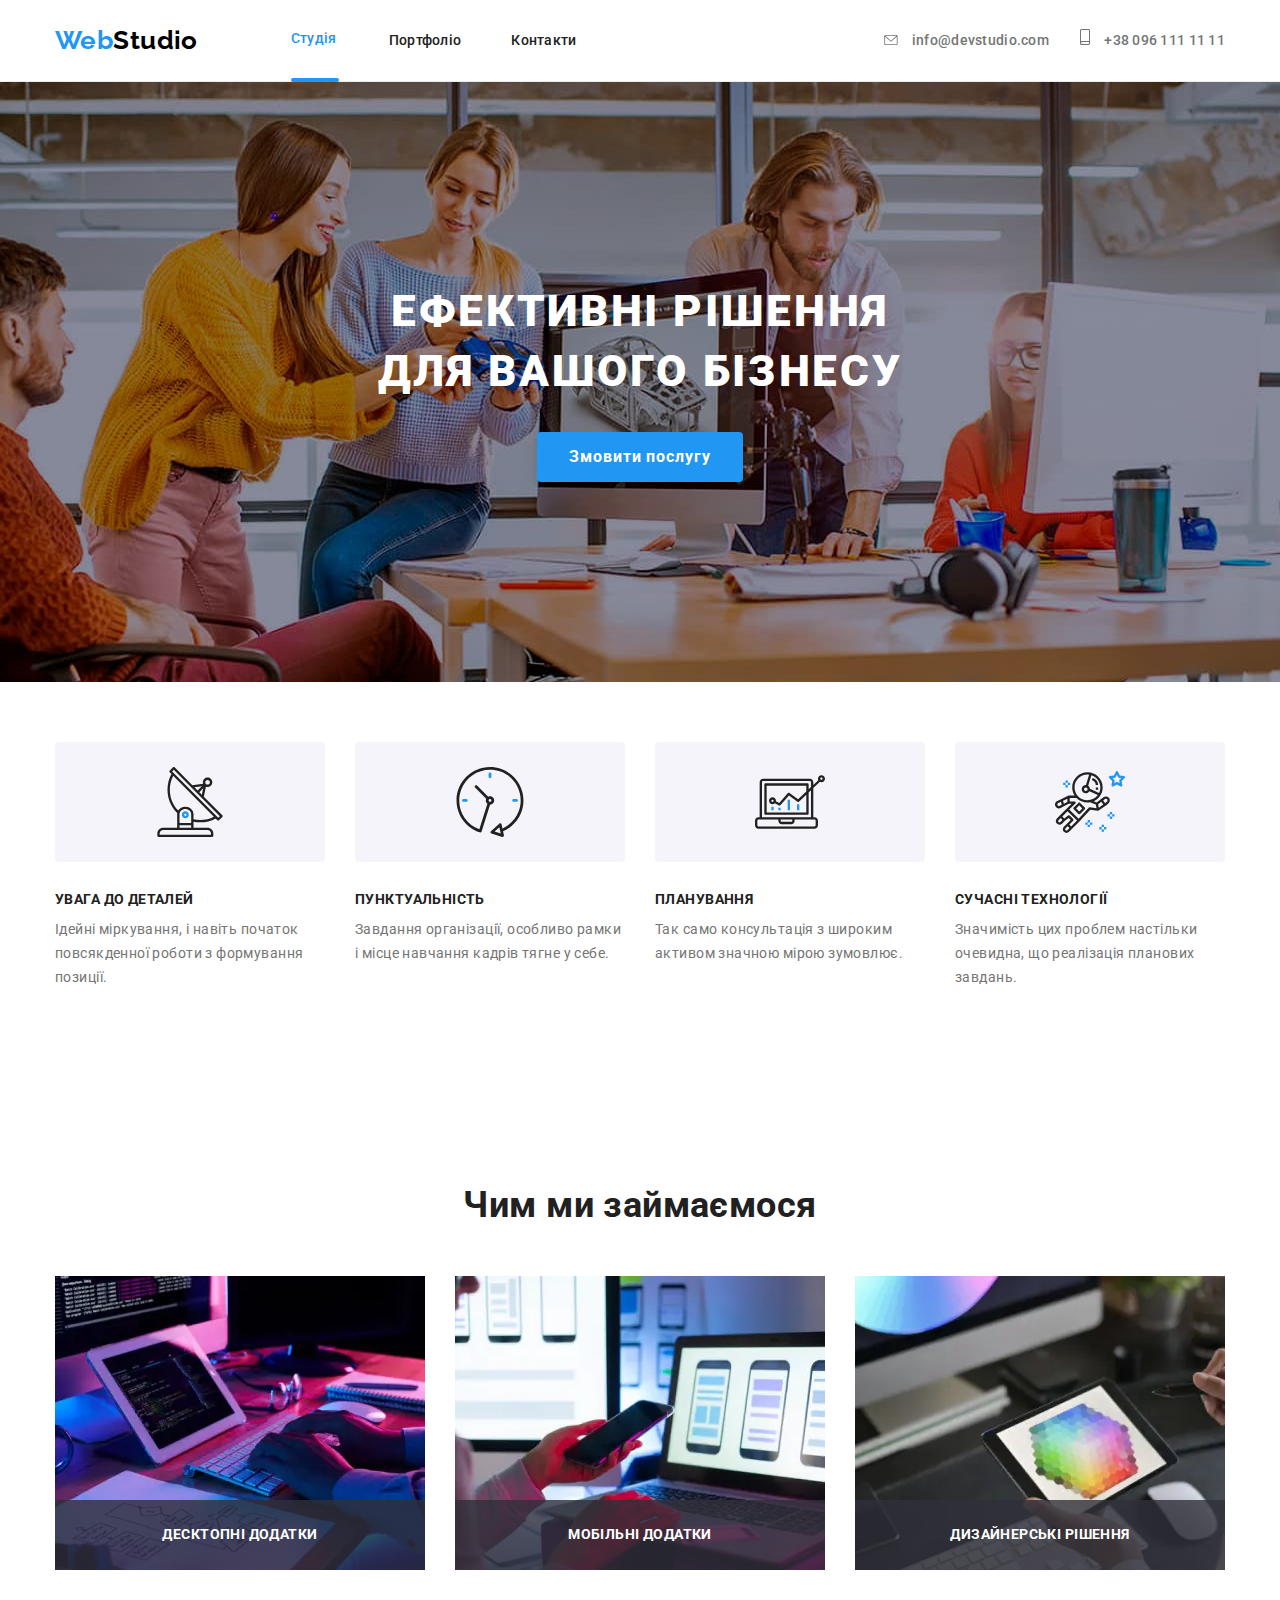
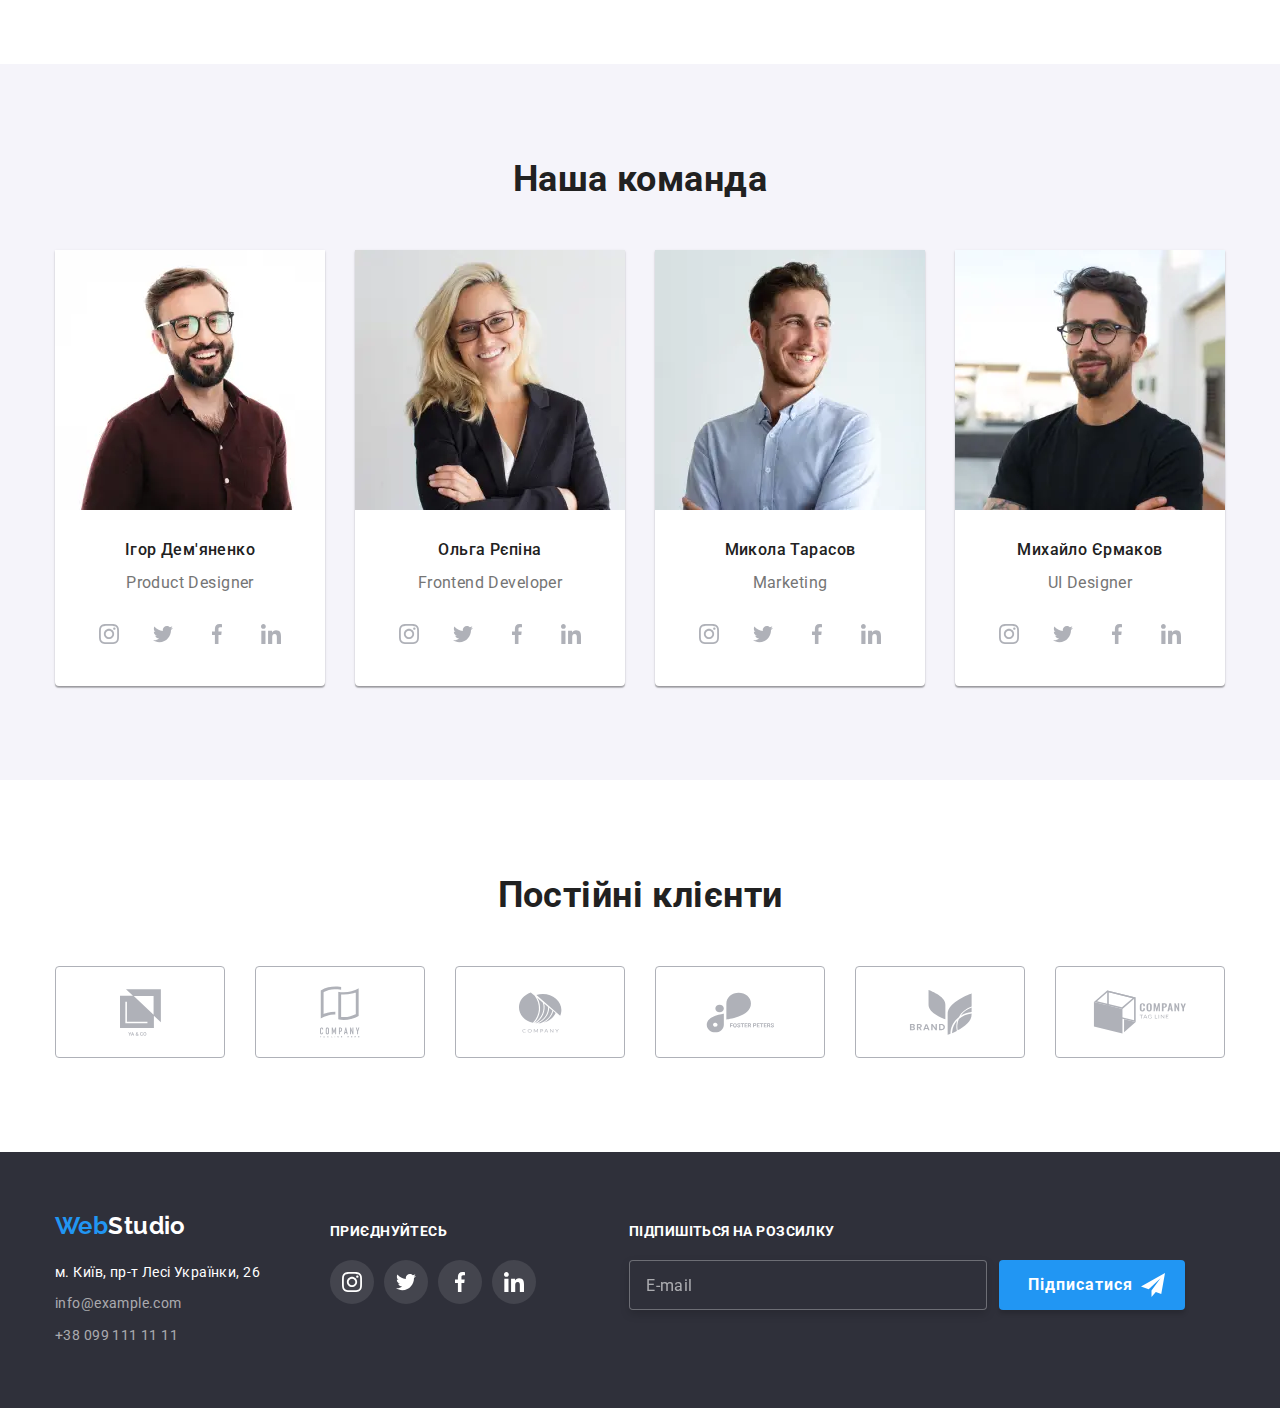
<file: index.html>
<!DOCTYPE html>
<html lang="ua">
  <head>
    <meta charset="UTF-8" />
    <meta http-equiv="X-UA-Compatible" content="IE=edge" />
    <meta name="viewport" content="width=device-width, initial-scale=1.0" />
    <title>Web studio</title>
    <link rel="preconnect" href="https://fonts.gstatic.com" />
    <link
      href="https://fonts.googleapis.com/css2?family=Raleway:wght@700&family=Roboto:wght@400;500;700;900&display=swap"
      rel="stylesheet"
    />
    <link rel="stylesheet" href="./css/main.min.css" />
  </head>
  <body>
    <!-- HEADER SITE -->
    <header class="header">
      <div class="container header__main">
        <nav class="header__nav">
          <a href="./index.html" class="logo"
            ><span class="colorword">Web</span>Studio</a
          >
          <ul class="header__list list">
            <li class="header__item">
              <a href="./index.html" class="link header__link current main"
                >Студія</a
              >
            </li>
            <li class="header__item">
              <a href="./portfolio.html" class="link header__link">Портфоліо</a>
            </li>
            <li class="header__item">
              <a href="#" class="link header__link">Контакти</a>
            </li>
          </ul>
        </nav>
        <button class="header__burger-btn" type="button" data-menu-open>
          <svg class="header__burger-btn--icon" width="24px" height="16px">
            <use href="./images/svg/icons.svg#burger"></use>
          </svg>
        </button>
        <ul class="list header__list--contacts">
          <li class="header__item--contacts">
            <a
              href="mailto:info@devstudio.com"
              class="link header__link--contacts"
            >
              <svg class="header__icons">
                <use href="./images/svg/icons.svg#icon-envelope"></use>
              </svg>
              info@devstudio.com</a
            >
          </li>
          <li class="header__item--contacts">
            <a href="tel:+380961111111" class="link header__link--contacts"
              ><svg class="header__icons header__icons--phone">
                <use href="./images/svg/icons.svg#icon-smartphone"></use>
              </svg>
              +38 096 111 11 11</a
            >
          </li>
        </ul>
      </div>
      <div class="mobile-menu" data-menu>
        <div class="container mobile-menu__container">
          <button
            class="close-btn mobile-menu__close-btn"
            type="button"
            data-menu-close
          >
            <svg class="close-btn__icon" width="19px" height="19px">
              <use href="./images/svg/icons.svg#icon-close"></use>
            </svg>
          </button>
          <nav class="mobile-menu__nav">
            <ul class="nav-list">
              <li class="nav-list__item list">
                <a href="./index.html" class="nav-list__link link current"
                  >Студія</a
                >
              </li>
              <li class="nav-list__item list">
                <a href="./portfolio.html" class="nav-list__link link"
                  >Портфоліо</a
                >
              </li>
              <li class="nav-list__item list">
                <a href="#" class="nav-list__link link">Контакти</a>
              </li>
            </ul>
            <ul class="nav-list__contacts">
              <li class="nav-list__contacts--item list">
                <a
                  href="tel:+380961111111"
                  class="nav-list__contacts--link link"
                  >+38 096 111 11 11</a
                >
              </li>
              <li class="nav-list__contacts--item list">
                <a
                  href="mailto:info@devstudio.com"
                  class="nav-list__contacts--link link mail"
                  >info@devstudio.com</a
                >
              </li>
            </ul>
            <ul class="nav-list__social">
              <li class="nav-list__social--item list">
                <a href="#" class="nav-list__social--link link">Instagram</a>
              </li>
              <li class="nav-list__social--item list">
                <a href="#" class="nav-list__social--link link">Twitter</a>
              </li>
              <li class="nav-list__social--item list">
                <a href="#" class="nav-list__social--link link">Facebook</a>
              </li>
              <li class="nav-list__social--item list">
                <a href="#" class="nav-list__social--link link">LinkedIn</a>
              </li>
            </ul>
          </nav>
        </div>
      </div>
    </header>
    <main class="main">
      <!-- SECTION HERO -->
      <section class="hero">
        <div class="contanier">
          <h1 class="hero__title">Ефективні рішення<br />для вашого бізнесу</h1>
          <button type="button" class="button__hero button" data-modal-open>
            Змовити послугу
          </button>
        </div>
      </section>
      <!-- SECTION OUR ADVANTAGE -->
      <section class="advantage container">
        <h2 class="visually-hidden">Наші переваги</h2>

        <ul class="list advantage__list">
          <li class="advantage__item">
            <div class="advantage__box">
              <svg class="advantage__picture">
                <use href="./images/svg/icons.svg#icon-antenna"></use>
              </svg>
            </div>
            <h3 class="advantage__title">УВАГА ДО ДЕТАЛЕЙ</h3>
            <p class="advantage__text">
              Ідейні міркування, і навіть початок повсякденної роботи з
              формування позиції.
            </p>
          </li>
          <li class="advantage__item">
            <div class="advantage__box">
              <svg class="advantage__picture">
                <use href="./images/svg/icons.svg#icon-clock"></use>
              </svg>
            </div>
            <h3 class="advantage__title">ПУНКТУАЛЬНІСТЬ</h3>
            <p class="advantage__text">
              Завдання організації, особливо рамки і місце навчання кадрів тягне
              у себе.
            </p>
          </li>
          <li class="advantage__item">
            <div class="advantage__box">
              <svg class="advantage__picture">
                <use href="./images/svg/icons.svg#icon-diagram"></use>
              </svg>
            </div>
            <h3 class="advantage__title">ПЛАНУВАННЯ</h3>
            <p class="advantage__text">
              Так само консультація з широким активом значною мірою зумовлює.
            </p>
          </li>
          <li class="advantage__item">
            <div class="advantage__box">
              <svg class="advantage__picture">
                <use href="./images/svg/icons.svg#icon-astronaut"></use>
              </svg>
            </div>
            <h3 class="advantage__title">СУЧАСНІ ТЕХНОЛОГІЇ</h3>
            <p class="advantage__text">
              Значимість цих проблем настільки очевидна, що реалізація планових
              завдань.
            </p>
          </li>
        </ul>
      </section>
      <!--SECTION OUR WORKS  -->
      <section class="work container">
        <h2 class="title">Чим ми займаємося</h2>
        <ul class="list work__list">
          <li class="work__item">
            <div class="work__img--wrapper">
              <picture class="picture">
                <source
                  media="(min-width: 1200px)"
                  srcset="
                    ./images/job/desk.webp    1x,
                    ./images/job/desk@2x.webp 2x
                  "
                />
                <source
                  media="(min-width: 1200px)"
                  srcset="./images/job/desk.jpg 1x, ./images/job/desk@2x.jpg 2x"
                />
                <img
                  class="work__image"
                  src="#"
                  alt="Праця програміста на лептопі"
                  width="370"
                  height="294"
                />
              </picture>
              <h3 class="work__title">Десктопні додатки</h3>
            </div>
          </li>
          <li class="work__item">
            <div class="work__img--wrapper">
              <picture class="picture">
                <source
                  media="(min-width: 1200px)"
                  srcset="
                    ./images/job/mobil.webp    1x,
                    ./images/job/mobil@2x.webp 2x
                  "
                />
                <source
                  media="(min-width: 1200px)"
                  srcset="
                    ./images/job/mobil.jpg    1x,
                    ./images/job/mobil@2x.jpg 2x
                  "
                />
                <img
                  class="work__image"
                  src="#"
                  alt="Розобка мобільного дизайну"
                  width="370"
                  height="294"
                />
              </picture>
              <h3 class="work__title">Мобільні додатки</h3>
            </div>
          </li>
          <li class="work__item">
            <div class="work__img--wrapper">
              <picture class="picture">
                <source
                  media="(min-width: 1200px)"
                  srcset="
                    ./images/job/desin.webp    1x,
                    ./images/job/desin@2x.webp 2x
                  "
                />
                <source
                  media="(min-width: 1200px)"
                  srcset="./images/job/desin.jpg, ./images/job/desin@2x.jpg 2x"
                />
                <img
                  class="work__image"
                  src="#"
                  alt="Праця з растровою графікою"
                  width="370"
                  height="294"
                />
              </picture>
              <h3 class="work__title">Дизайнерські рішення</h3>
            </div>
          </li>
        </ul>
      </section>
      <!-- SECTION OUR TEAM -->
      <section class="team">
        <div class="container">
          <h2 class="title">Наша команда</h2>
          <ul class="list team__list">
            <li class="team__item">
              <picture class="team__picture">
                <source
                  media="(min-width: 1200px)"
                  srcset="
                    ./images/team/teamlap1.webp    1x,
                    ./images/team/teamlap1@2x.webp 2x
                  "
                  type="image/webp"
                />
                <source
                  media="(min-width: 1200px)"
                  srcset="
                    ./images/team/teamlap1.jpg    1x,
                    ./images/team/teamlap1@2x.jpg 2x
                  "
                />

                <source
                  media="(min-width: 768px)"
                  srcset="
                    ./images/team/teamtab1.webp    1x,
                    ./images/team/teamtab1@2x.webp 2x
                  "
                  type="image/webp"
                />
                <source
                  media="(min-width:  768px)"
                  srcset="
                    ./images/team/teamtab1.jpg    1x,
                    ./images/team/teamtab1@2x.jpg 2x
                  "
                />

                <source
                  media="(max-width:767px)"
                  srcset="
                    ./images/team/team1.webp    1x,
                    ./images/team/team1@2x.webp 2x
                  "
                  type="image/webp"
                />
                <source
                  media="(max-width: 767px)"
                  srcset="
                    ./images/team/team1.jpg    1x,
                    ./images/team/team1@2x.jpg 2x
                  "
                />
                <img
                  class="team__image"
                  src="#"
                  alt="Фотографія Ігоря Дем'яненко"
                />
              </picture>
              <div class="team__container">
                <h3 class="team__title--name">Ігор Дем'яненко</h3>
                <h4 lang="en" class="team__title--proffesion">
                  Product Designer
                </h4>
                <ul class="list social__list team__social--list">
                  <li class="team__social--item">
                    <a
                      href="#"
                      class="team__social--link social-list_item-link_instagram sotial__link"
                    >
                      <svg class="team__social--icon">
                        <use href="./images/svg/icons.svg#icon-instagram"></use>
                      </svg>
                    </a>
                  </li>
                  <li class="team__social--item">
                    <a
                      href="#"
                      class="team__social--link social-list_item-link_twitter sotial__link"
                    >
                      <svg class="team__social--icon">
                        <use href="./images/svg/icons.svg#icon-twitter"></use>
                      </svg>
                    </a>
                  </li>
                  <li class="team__social--item">
                    <a
                      href="#"
                      class="team__social--link social-list_item-link_facebook sotial__link"
                    >
                      <svg class="team__social--icon">
                        <use href="./images/svg/icons.svg#icon-facebook"></use>
                      </svg>
                    </a>
                  </li>
                  <li class="team__social--item">
                    <a
                      href="#"
                      class="team__social--link social-list_item-link_linkedin sotial__link"
                    >
                      <svg class="team__social--icon">
                        <use href="./images/svg/icons.svg#icon-linkedin"></use>
                      </svg>
                    </a>
                  </li>
                </ul>
              </div>
            </li>
            <li class="team__item">
              <picture class="team__picture">
                <source
                  media="(min-width: 1200px)"
                  srcset="
                    ./images/team/teamlap2.webp    1x,
                    ./images/team/teamlap2@2x.webp 2x
                  "
                  type="image/webp"
                />
                <source
                  media="(min-width: 1200px)"
                  srcset="
                    ./images/team/teamlap2.jpg    1x,
                    ./images/team/teamlap2@2x.jpg 2x
                  "
                />

                <source
                  media="(min-width: 768px)"
                  srcset="
                    ./images/team/teamtab2.webp    1x,
                    ./images/team/teamtab2@2x.webp 2x
                  "
                  type="image/webp"
                />
                <source
                  media="(min-width: 768px)"
                  srcset="
                    ./images/team/teamtab2.jpg    1x,
                    ./images/team/teamtab2@2x.jpg 2x
                  "
                />

                <source
                  media="(max-width: 767px)"
                  srcset="
                    ./images/team/team2.webp    1x,
                    ./images/team/team2@2x.webp 2x
                  "
                  type="image/webp"
                />
                <source
                  media="(max-width: 767px)"
                  srcset="
                    ./images/team/team2.jpg    1x,
                    ./images/team/team2@2x.jpg 2x
                  "
                />
                <img
                  class="team__image"
                  src="#"
                  alt="Фотографія Ольги Рєпіної"
                />
              </picture>
              <div class="team__container">
                <h3 class="team__title--name">Ольга Рєпіна</h3>
                <h4 lang="en" class="team__title--proffesion">
                  Frontend Developer
                </h4>
                <ul class="list social__list team__social--list">
                  <li class="team__social--item">
                    <a
                      href="#"
                      class="team__social--link social-list_item-link_instagram sotial__link"
                    >
                      <svg class="team__social--icon">
                        <use href="./images/svg/icons.svg#icon-instagram"></use>
                      </svg>
                    </a>
                  </li>
                  <li class="team__social--item">
                    <a
                      href="#"
                      class="team__social--link social-list_item-link_twitter sotial__link"
                    >
                      <svg class="team__social--icon">
                        <use href="./images/svg/icons.svg#icon-twitter"></use>
                      </svg>
                    </a>
                  </li>
                  <li class="team__social--item">
                    <a
                      href="#"
                      class="team__social--link social-list_item-link_facebook sotial__link"
                    >
                      <svg class="team__social--icon">
                        <use href="./images/svg/icons.svg#icon-facebook"></use>
                      </svg>
                    </a>
                  </li>
                  <li class="team__social--item">
                    <a
                      href="#"
                      class="team__social--link social-list_item-link_linkedin sotial__link"
                    >
                      <svg class="team__social--icon">
                        <use href="./images/svg/icons.svg#icon-linkedin"></use>
                      </svg>
                    </a>
                  </li>
                </ul>
              </div>
            </li>
            <li class="team__item">
              <picture class="team__picture">
                <source
                  media="(min-width: 1200px)"
                  srcset="
                    ./images/team/teamlap3.webp    1x,
                    ./images/team/teamlap3@2x.webp 2x
                  "
                  type="image/webp"
                />
                <source
                  media="(min-width: 1200px)"
                  srcset="
                    ./images/team/teamlap3.jpg    1x,
                    ./images/team/teamlap3@2x.jpg 2x
                  "
                />

                <source
                  media="(min-width: 768px)"
                  srcset="
                    ./images/team/teamtab3.webp    1x,
                    ./images/team/teamtab3@2x.webp 2x
                  "
                  type="image/webp"
                />
                <source
                  media="(min-width: 768px)"
                  srcset="
                    ./images/team/teamtab3.jpg    1x,
                    ./images/team/teamtab3@2x.jpg 2x
                  "
                />

                <source
                  media="(max-width: 767px)"
                  srcset="
                    ./images/team/team3.webp    1x,
                    ./images/team/team3@2x.webp 2x
                  "
                  type="image/webp"
                />
                <source
                  media="(max-width: 767px)"
                  srcset="
                    ./images/team/team3.jpg    1x,
                    ./images/team/team3@2x.jpg 2x
                  "
                />
                <img
                  class="team__image"
                  src="#"
                  alt="Фотография Николая Тарасова"
                />
              </picture>
              <div class="team__container">
                <h3 class="team__title--name">Микола Тарасов</h3>
                <h4 lang="en" class="team__title--proffesion">Marketing</h4>
                <ul class="list social__list team__social--list">
                  <li class="team__social--item">
                    <a
                      href="#"
                      class="team__social--link social-list_item-link_instagram sotial__link"
                    >
                      <svg class="team__social--icon">
                        <use href="./images/svg/icons.svg#icon-instagram"></use>
                      </svg>
                    </a>
                  </li>
                  <li class="team__social--item">
                    <a
                      href="#"
                      class="team__social--link social-list_item-link_twitter sotial__link"
                    >
                      <svg class="team__social--icon">
                        <use href="./images/svg/icons.svg#icon-twitter"></use>
                      </svg>
                    </a>
                  </li>
                  <li class="team__social--item">
                    <a
                      href="#"
                      class="team__social--link social-list_item-link_facebook sotial__link"
                    >
                      <svg class="team__social--icon">
                        <use href="./images/svg/icons.svg#icon-facebook"></use>
                      </svg>
                    </a>
                  </li>
                  <li class="team__social--item">
                    <a
                      href="#"
                      class="team__social--link social-list_item-link_linkedin sotial__link"
                    >
                      <svg class="team__social--icon">
                        <use href="./images/svg/icons.svg#icon-linkedin"></use>
                      </svg>
                    </a>
                  </li>
                </ul>
              </div>
            </li>

            <li class="team__item">
              <picture class="team-picture">
                <source
                  media="(min-width: 1200px)"
                  srcset="
                    ./images/team/teamlap4.webp    1x,
                    ./images/team/teamlap4@2x.webp 2x
                  "
                  type="image/webp"
                />
                <source
                  media="(min-width: 1200px)"
                  srcset="
                    ./images/team/teamlap4.jpg    1x,
                    ./images/team/teamlap4@2x.jpg 2x
                  "
                />

                <source
                  media="(min-width: 768px)"
                  srcset="
                    ./images/team/teamtab4.webp    1x,
                    ./images/team/teamtab4@2x.webp 2x
                  "
                  type="image/webp"
                />
                <source
                  media="(min-width: 768px)"
                  srcset="
                    ./images/team/teamtab4.jpg    1x,
                    ./images/team/teamtab4@2x.jpg 2x
                  "
                />

                <source
                  media="(min-width: 767px)"
                  srcset="
                    ./images/team/team4.webp    1x,
                    ./images/team/team4@2x.webp 2x
                  "
                  type="image/webp"
                />
                <source
                  media="(max-width: 767px)"
                  srcset="
                    ./images/team/team4.jpg    1x,
                    ./images/team/team4@2x.jpg 2x
                  "
                />
                <img
                  class="team__image"
                  src="#"
                  alt="Фотографія Михайла Єрмакова"
                />
              </picture>
              <div class="team__container">
                <h3 class="team__title--name">Михайло Єрмаков</h3>
                <h4 lang="en" class="team__title--proffesion">UI Designer</h4>
                <ul class="list social__list team__social--list">
                  <li class="team__social--item">
                    <a
                      href="#"
                      class="team__social--link social-list_item-link_instagram sotial__link"
                    >
                      <svg class="team__social--icon">
                        <use href="./images/svg/icons.svg#icon-instagram"></use>
                      </svg>
                    </a>
                  </li>
                  <li class="team__social--item">
                    <a
                      href="#"
                      class="team__social--link social-list_item-link_twitter sotial__link"
                    >
                      <svg class="team__social--icon">
                        <use href="./images/svg/icons.svg#icon-twitter"></use>
                      </svg>
                    </a>
                  </li>
                  <li class="team__social--item">
                    <a
                      href="#"
                      class="team__social--link social-list_item-link_facebook sotial__link"
                    >
                      <svg class="team__social--icon">
                        <use href="./images/svg/icons.svg#icon-facebook"></use>
                      </svg>
                    </a>
                  </li>
                  <li class="team__social--item">
                    <a
                      href="#"
                      class="team__social--link social-list_item-link_linkedin sotial__link"
                    >
                      <svg class="team__social--icon">
                        <use href="./images/svg/icons.svg#icon-linkedin"></use>
                      </svg>
                    </a>
                  </li>
                </ul>
              </div>
            </li>
          </ul>
        </div>
      </section>
      <section class="clients container">
        <h2 class="title">Постійні клієнти</h2>
        <ul class="list clients__list">
          <li class="clients__item">
            <a href="#" class="clients__link link">
              <svg class="clients__picture" width="41" height="47">
                <use href="./images/svg/icons.svg#icon-groupya"></use>
              </svg>
            </a>
          </li>
          <li class="clients__item">
            <a href="#" class="clients__link link">
              <svg class="clients__picture" width="40" height="52">
                <use href="./images/svg/icons.svg#icon-grouptagline"></use>
              </svg>
            </a>
          </li>
          <li class="clients__item">
            <a href="#" class="clients__link link">
              <svg class="clients__picture" width="44" height="41">
                <use href="./images/svg/icons.svg#icon-groupcompany"></use>
              </svg>
            </a>
          </li>
          <li class="clients__item">
            <a href="#" class="clients__link link">
              <svg class="clients__picture" width="85" height="41">
                <use href="./images/svg/icons.svg#icon-groupforster"></use>
              </svg>
            </a>
          </li>
          <li class="clients__item">
            <a href="#" class="clients__link link">
              <svg class="clients__picture" width="63" height="45">
                <use href="./images/svg/icons.svg#icon-groupbrand"></use>
              </svg>
            </a>
          </li>
          <li class="clients__item">
            <a href="#" class="clients__link link">
              <svg class="clients__picture" width="94" height="44">
                <use href="./images/svg/icons.svg#icon-grouplast"></use>
              </svg>
            </a>
          </li>
        </ul>
      </section>
    </main>
    <!-- FOOTER SITE -->
    <footer class="footer">
      <div class="container">
        <div class="footer__main">
          <div class="footer__tablet">
            <div class="footer__one">
              <a href="./index.html" class="logo footer__logo--link"
                ><span class="colorword">Web</span>Studio</a
              >
              <address class="address">
                <a
                  href="https://goo.gl/maps/ewhGJowBUqxuKJnX8"
                  target="_blank"
                  rel="noopener noreferrer"
                  class="link footer__link"
                >
                  м. Київ, пр-т Лесі Українки, 26
                </a>

                <ul class="list footer__list">
                  <li class="footer__item">
                    <a href="mailto:info@example.com" class="link footer__link"
                      >info@example.com</a
                    >
                  </li>
                  <li class="footer__item">
                    <a href="tel:+380991111111" class="link footer__link"
                      >+38 099 111 11 11</a
                    >
                  </li>
                </ul>
              </address>
            </div>
            <div class="footer__second">
              <strong class="footer__strong">приєднуйтесь</strong>
              <ul class="list footer__social--list social__list">
                <li class="footer__social--item">
                  <a
                    href="#"
                    class="footer__social--link team__social--link_instagram sotial__link"
                  >
                    <svg class="footer__social--icon">
                      <use href="./images/svg/icons.svg#icon-instagram"></use>
                    </svg>
                  </a>
                </li>
                <li class="footer__social--item">
                  <a
                    href="#"
                    class="footer__social--link social-list_item-link_twitter sotial__link"
                  >
                    <svg class="footer__social--icon">
                      <use href="./images/svg/icons.svg#icon-twitter"></use>
                    </svg>
                  </a>
                </li>
                <li class="footer__social--item">
                  <a
                    href="#"
                    class="footer__social--link social-list_item-link_facebook sotial__link"
                  >
                    <svg class="footer__social--icon">
                      <use href="./images/svg/icons.svg#icon-facebook"></use>
                    </svg>
                  </a>
                </li>
                <li class="footer__social--item">
                  <a
                    href="#"
                    class="footer__social--link social-list_item-link_linkedin sotial__link"
                  >
                    <svg class="footer__social--icon">
                      <use href="./images/svg/icons.svg#icon-linkedin"></use>
                    </svg>
                  </a>
                </li>
              </ul>
            </div>
          </div>
          <div class="footer__third">
            <strong class="footer__strong">Підпишіться на розсилку</strong>
            <form class="footer__form">
              <label class="footer__label">
                <input
                  class="footer__input--email"
                  type="email"
                  name="email"
                  placeholder="E-mail"
                  required
                />
              </label>
              <button type="submit" class="footer__btn button">
                Підписатися
                <svg class="footer__btn--icon" width="24" height="24">
                  <use href="./images/svg/icons.svg#icon-telegram"></use>
                </svg>
              </button>
            </form>
          </div>
        </div>
      </div>
    </footer>
    <!-- Modal window -->
    <div class="backdrop is-hidden" data-modal>
      <div class="modal">
        <button class="modal__btn--close" type="button" data-modal-close>
          <svg class="modal__btn--img" width="11" height="11">
            <use href="./images/svg/icons.svg#icon-close"></use>
          </svg>
        </button>
        <form action="#" class="form">
          <b class="form__head">Залиште свої дані, ми вам передзвонимо</b>
          <label class="form__label"
            >Ім'я
            <span class="form__input--wrapper">
              <input
                class="form__input"
                type="text"
                name="user-name"
                minlength="5"
                pattern="[a-zA-Zа-яёА-ЯЁ]+"
                title="Имя должно содержать символы латиницы и кирилицы"
                required
              />
              <svg class="form__input--img">
                <use href="./images/svg/icons.svg#icon-person"></use>
              </svg>
            </span>
          </label>
          <label class="form__label"
            >Телефон
            <span class="form__input--wrapper">
              <input
                class="form__input"
                type="tel"
                name="user-phone"
                pattern="[0-9]{3}-[0-9]{3}-[0-9]{2}-[0-9]{2}"
                title="095-111-11-11"
                required
              />
              <svg class="form__input--img">
                <use href="./images/svg/icons.svg#icon-phone"></use>
              </svg>
            </span>
          </label>
          <label class="form__label"
            >Пошта
            <span class="form__input--wrapper">
              <input
                class="form__input"
                type="email"
                name="user-email"
                required
              />
              <svg class="form__input--img">
                <use href="./images/svg/icons.svg#icon-email"></use>
              </svg>
            </span>
          </label>
          <label class="form__label"
            >Коментар
            <textarea
              class="form__message"
              name="user-message"
              placeholder="Введите текст"
            ></textarea>
          </label>
          <input
            type="checkbox"
            class="form__checkbox visually-hidden"
            name="user-accept"
            id="accept-policy"
          />
          <label class="form__checkbox--label" for="accept-policy"
            >Погоджуюся з розсилкою та приймаю&nbsp;<a
              href="#"
              class="form__label--link"
              >Умови договору</a
            ></label
          >
          <button class="form__btn--send button" type="submit">
            Відправити
          </button>
        </form>
      </div>
    </div>
    <script src="./js/mobile-menu.js"></script>
    <script src="./js/modal.js"></script>
  </body>
</html>
</file>
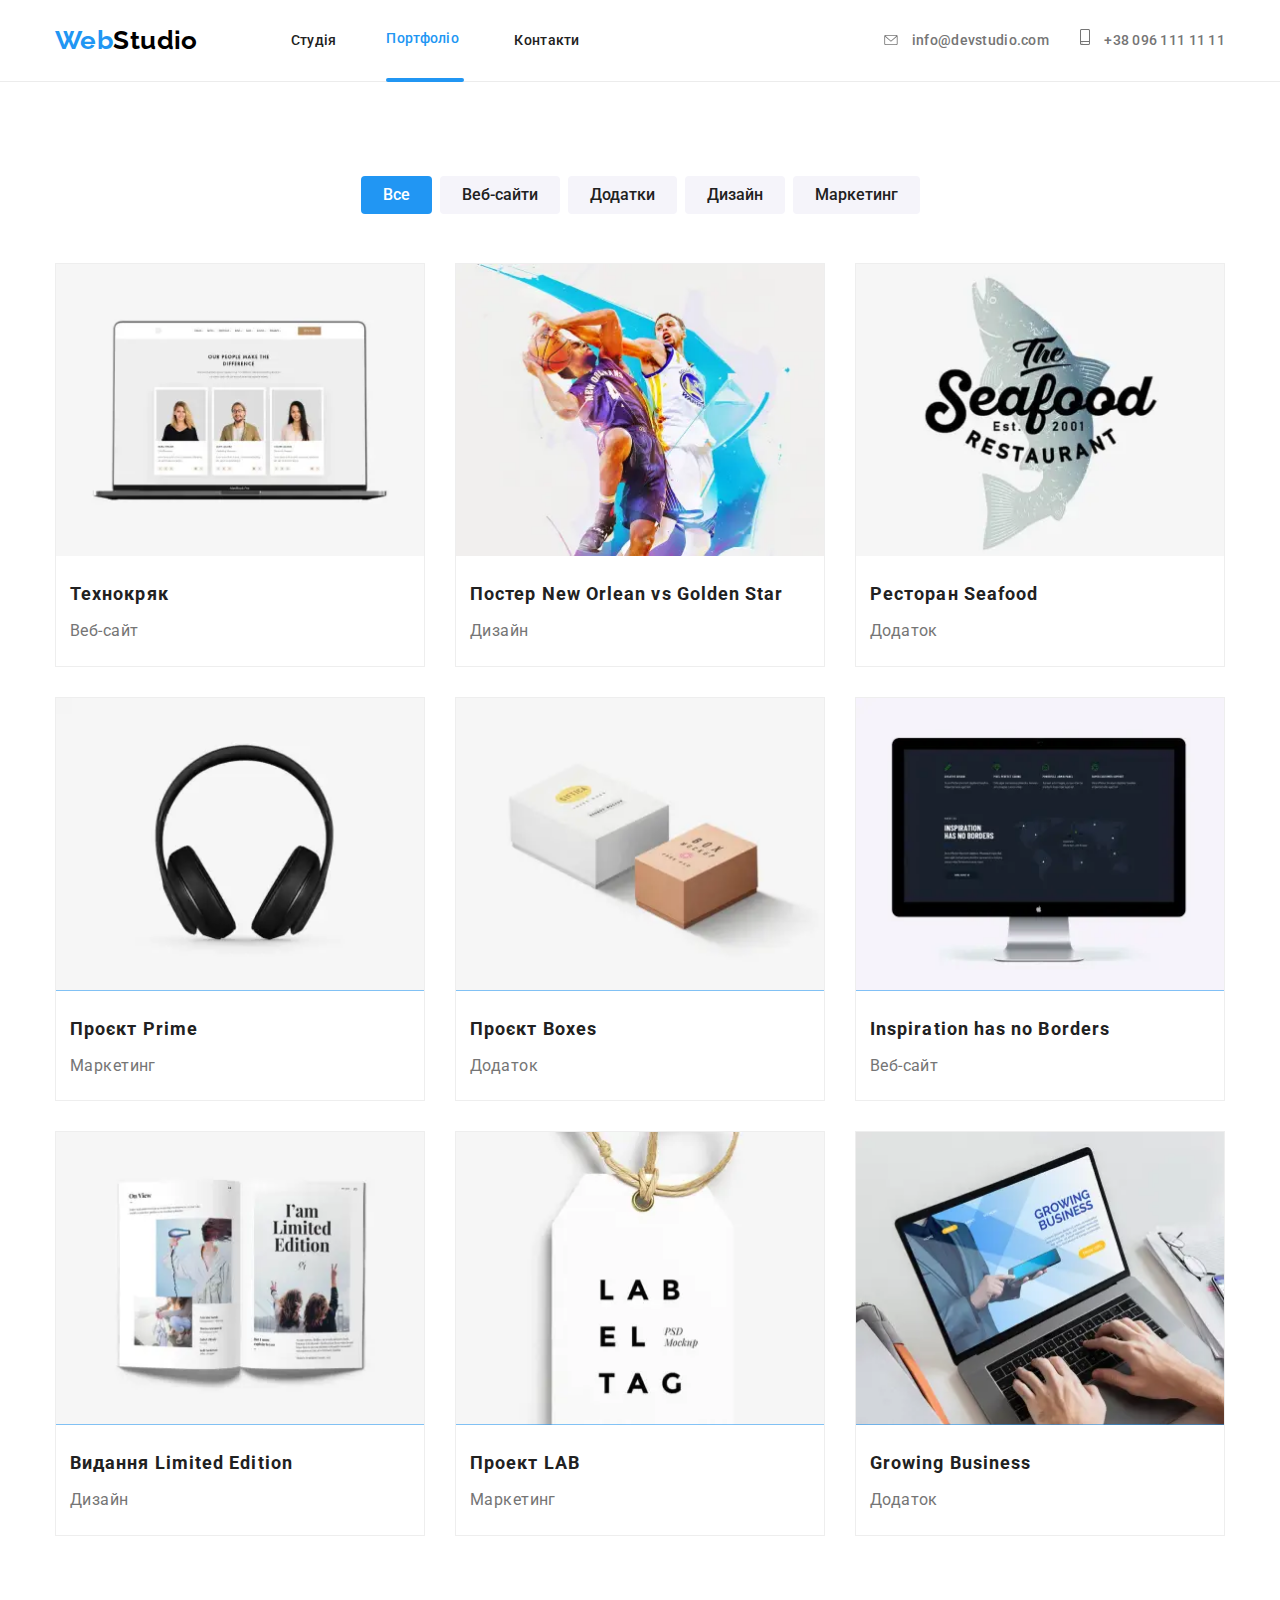
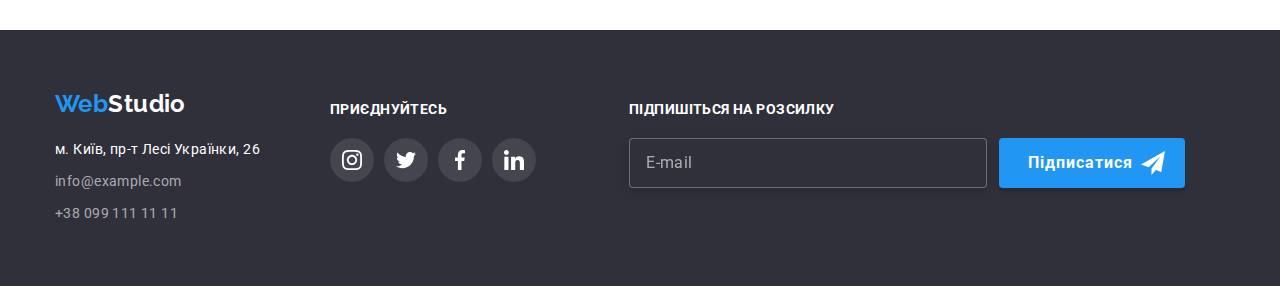
<file: portfolio.html>
<!DOCTYPE html>
<html lang="ua">
  <head>
    <meta charset="UTF-8" />
    <meta http-equiv="X-UA-Compatible" content="IE=edge" />
    <meta name="viewport" content="width=device-width, initial-scale=1.0" />
    <title>Web studio</title>
    <link rel="preconnect" href="https://fonts.gstatic.com" />
    <link
      href="https://fonts.googleapis.com/css2?family=Raleway:wght@700&family=Roboto:wght@400;500;700;900&display=swap"
      rel="stylesheet"
    />
    <link rel="stylesheet" href="./css/main.min.css" />
  </head>
  <body>
    <!-- HEADER SITE -->
    <header class="header">
      <div class="container header__main">
        <nav class="header__nav">
          <a href="./index.html" class="logo"
            ><span class="colorword">Web</span>Studio</a
          >
          <ul class="header__list list">
            <li class="header__item">
              <a href="./index.html" class="link header__link main">Студія</a>
            </li>
            <li class="header__item">
              <a href="./portfolio.html" class="link current header__link"
                >Портфоліо</a
              >
            </li>
            <li class="header__item">
              <a href="#" class="link header__link">Контакти</a>
            </li>
          </ul>
        </nav>
        <button class="header__burger-btn" type="button" data-menu-open>
          <svg class="header__burger-btn--icon" width="24px" height="16px">
            <use href="./images/svg/icons.svg#burger"></use>
          </svg>
        </button>
        <ul class="list header__list--contacts">
          <li class="header__item--contacts">
            <a
              href="mailto:info@devstudio.com"
              class="link header__link--contacts"
            >
              <svg class="header__icons">
                <use href="./images/svg/icons.svg#icon-envelope"></use>
              </svg>
              info@devstudio.com</a
            >
          </li>
          <li class="header__item--contacts">
            <a href="tel:+380961111111" class="link header__link--contacts"
              ><svg class="header__icons header__icons--phone">
                <use href="./images/svg/icons.svg#icon-smartphone"></use>
              </svg>
              +38 096 111 11 11</a
            >
          </li>
        </ul>
      </div>
      <div class="mobile-menu" data-menu>
        <div class="container mobile-menu__container">
          <button
            class="close-btn mobile-menu__close-btn"
            type="button"
            data-menu-close
          >
            <svg class="close-btn__icon" width="19px" height="19px">
              <use href="./images/svg/icons.svg#icon-close"></use>
            </svg>
          </button>
          <nav class="mobile-menu__nav">
            <ul class="nav-list">
              <li class="nav-list__item list">
                <a href="./index.html" class="nav-list__link link current"
                  >Студія</a
                >
              </li>
              <li class="nav-list__item list">
                <a href="./portfolio.html" class="nav-list__link link"
                  >Портфоліо</a
                >
              </li>
              <li class="nav-list__item list">
                <a href="#" class="nav-list__link link">Контакти</a>
              </li>
            </ul>
            <ul class="nav-list__contacts">
              <li class="nav-list__contacts--item list">
                <a
                  href="tel:+380961111111"
                  class="nav-list__contacts--link link"
                  >+38 096 111 11 11</a
                >
              </li>
              <li class="nav-list__contacts--item list">
                <a
                  href="mailto:info@devstudio.com"
                  class="nav-list__contacts--link link mail"
                  >info@devstudio.com</a
                >
              </li>
            </ul>
            <ul class="nav-list__social">
              <li class="nav-list__social--item list">
                <a href="#" class="nav-list__social--link link">Instagram</a>
              </li>
              <li class="nav-list__social--item list">
                <a href="#" class="nav-list__social--link link">Twitter</a>
              </li>
              <li class="nav-list__social--item list">
                <a href="#" class="nav-list__social--link link">Facebook</a>
              </li>
              <li class="nav-list__social--item list">
                <a href="#" class="nav-list__social--link link">LinkedIn</a>
              </li>
            </ul>
          </nav>
        </div>
      </div>
    </header>
    <main class="main">
      <!-- SECTION PORTFOLIO -->
      <section class="portfolio container">
        <h1 class="visually-hidden">Портфоліо</h1>
        <ul class="list portfolio__list--button">
          <li class="portfolio__item--btn">
            <button type="button" class="portfolio__button current">Все</button>
          </li>
          <li class="portfolio__item--btn">
            <button type="button" class="portfolio__button">Веб-сайти</button>
          </li>
          <li class="portfolio__item--btn">
            <button type="button" class="portfolio__button">Додатки</button>
          </li>
          <li class="portfolio__item--btn">
            <button type="button" class="portfolio__button">Дизайн</button>
          </li>
          <li class="portfolio__item--btn">
            <button type="button" class="portfolio__button">Маркетинг</button>
          </li>
        </ul>
        <h2 class="visually-hidden">Наші работи</h2>
        <ul class="list portfolio__list">
          <li class="portfolio__item">
            <a href="#" class="link portfolio__link"
              ><div class="portfolio__wrapper">
                <picture class="portfolio__picture">
                  <source
                    media="(min-width: 1200px)"
                    srcset="
                      ./images/example/team-lap.webp    1x,
                      ./images/example/team-lap@2x.webp 2x
                    "
                    type="image/webp"
                  />
                  <source
                    media="(min-width: 1200px)"
                    srcset="
                      ./images/example/team-lap.jpg    1x,
                      ./images/example/team-lap@2x.jpg 2x
                    "
                  />

                  <source
                    media="(min-width: 768px)"
                    srcset="
                      ./images/example/team-tab.webp    1x,
                      ./images/example/team-tab@2x.webp 2x
                    "
                    type="image/webp"
                  />
                  <source
                    media="(mmin-width: 768px)"
                    srcset="
                      ./images/example/team-tab.jpg    1x,
                      ./images/example/team-tab@2x.jpg 2x
                    "
                  />

                  <source
                    media="(max-width: 767px)"
                    srcset="
                      ./images/example/team.webp    1x,
                      ./images/example/team@2x.webp 2x
                    "
                    type="image/webp"
                  />
                  <source
                    media="(max-width: 767px)"
                    srcset="
                      ./images/example/team.jpg    1x,
                      ./images/example/team@2x.jpg 2x
                    "
                  />
                  <img
                    class="portfolio__image"
                    src="#"
                    alt="Команда Технокряка"
                  />
                </picture>
                <p class="overlay">
                  Ресурс пропонує комплексні пропозиції з різним рівнем
                  функціоналу та сервісів. Все це дозволить відвідувачу отримати
                  вичерпні відомості про компанію чи приватну особу.
                </p>
              </div>
              <div class="portfolio__container">
                <h3 class="portfolio__title">Технокряк</h3>
                <p class="portfolio__text">Веб-сайт</p>
              </div>
            </a>
          </li>
          <li class="portfolio__item">
            <a href="#" class="link portfolio__link"
              ><div class="portfolio__wrapper">
                <picture class="portfolio__picture">
                  <source
                    media="(min-width: 1200px)"
                    srcset="
                      ./images/example/ball-lap.webp    1x,
                      ./images/example/ball-lap@2x.webp 2x
                    "
                    type="image/webp"
                  />
                  <source
                    media="(min-width: 1200px)"
                    srcset="
                      ./images/example/ball-lap.jpg    1x,
                      ./images/example/ball-lap@2x.jpg 2x
                    "
                  />

                  <source
                    media="(min-width: 768px)"
                    srcset="
                      ./images/example/ball-tab.webp    1x,
                      ./images/example/ball-tab@2x.webp 2x
                    "
                    type="image/webp"
                  />
                  <source
                    media="(mmin-width: 768px)"
                    srcset="
                      ./images/example/ball-tab.jpg    1x,
                      ./images/example/ball-tab@2x.jpg 2x
                    "
                  />

                  <source
                    media="(max-width: 767px)"
                    srcset="
                      ./images/example/ball.webp    1x,
                      ./images/example/ball@2x.webp 2x
                    "
                    type="image/webp"
                  />
                  <source
                    media="(max-width: 767px)"
                    srcset="
                      ./images/example/ball.jpg    1x,
                      ./images/example/ball@2x.jpg 2x
                    "
                  />
                  <img
                    class="portfolio__image"
                    src="#"
                    alt="Грают в баскетбол"
                  />
                </picture>
                <p class="overlay">
                  Ресурс пропонує комплексні пропозиції з різним рівнем
                  функціоналу та сервісів. Все це дозволить відвідувачу отримати
                  вичерпні відомості про компанію чи приватну особу.
                </p>
              </div>
              <div class="portfolio__container">
                <h3 class="portfolio__title">
                  Постер New Orlean vs Golden Star
                </h3>
                <p class="portfolio__text">Дизайн</p>
              </div>
            </a>
          </li>
          <li class="portfolio__item">
            <a href="#" class="link portfolio__link"
              ><div class="portfolio__wrapper">
                <picture class="portfolio__picture">
                  <source
                    media="(min-width: 1200px)"
                    srcset="
                      ./images/example/fish-lap.webp    1x,
                      ./images/example/fish-lap@2x.webp 2x
                    "
                    type="image/webp"
                  />
                  <source
                    media="(min-width: 1200px)"
                    srcset="
                      ./images/example/fish-lap.jpg    1x,
                      ./images/example/fish-lap@2x.jpg 2x
                    "
                  />

                  <source
                    media="(min-width: 768px)"
                    srcset="
                      ./images/example/fish-tab.webp    1x,
                      ./images/example/fish-tab@2x.webp 2x
                    "
                    type="image/webp"
                  />
                  <source
                    media="(mmin-width: 768px)"
                    srcset="
                      ./images/example/fish-tab.jpg    1x,
                      ./images/example/fish-tab@2x.jpg 2x
                    "
                  />

                  <source
                    media="(max-width: 767px)"
                    srcset="
                      ./images/example/fish.webp    1x,
                      ./images/example/fish@2x.webp 2x
                    "
                    type="image/webp"
                  />
                  <source
                    media="(max-width: 767px)"
                    srcset="
                      ./images/example/fish.jpg    1x,
                      ./images/example/fish@2x.jpg 2x
                    "
                  />
                  <img
                    class="portfolio__image"
                    src="#"
                    alt="Ресторан морепродуктів"
                  />
                </picture>
                <p class="overlay">
                  Ресурс пропонує комплексні пропозиції з різним рівнем
                  функціоналу та сервісів. Все це дозволить відвідувачу отримати
                  вичерпні відомості про компанію чи приватну особу.
                </p>
              </div>
              <div class="portfolio__container">
                <h3 class="portfolio__title">Ресторан Seafood</h3>
                <p class="portfolio__text">Додаток</p>
              </div>
            </a>
          </li>
          <li class="portfolio__item">
            <a href="#" class="link portfolio__link"
              ><div class="portfolio__wrapper">
                <picture class="portfolio__picture">
                  <source
                    media="(min-width: 1200px)"
                    srcset="
                      ./images/example/phone-lap.webp    1x,
                      ./images/example/phone-lap@2x.webp 2x
                    "
                    type="image/webp"
                  />
                  <source
                    media="(min-width: 1200px)"
                    srcset="
                      ./images/example/phone-lap.jpg    1x,
                      ./images/example/phone-lap@2x.jpg 2x
                    "
                  />

                  <source
                    media="(min-width: 768px)"
                    srcset="
                      ./images/example/phone-tab.webp    1x,
                      ./images/example/phone-tab@2x.webp 2x
                    "
                    type="image/webp"
                  />
                  <source
                    media="(mmin-width: 768px)"
                    srcset="
                      ./images/example/phone-tab.jpg    1x,
                      ./images/example/phone-tab@2x.jpg 2x
                    "
                  />

                  <source
                    media="(max-width: 767px)"
                    srcset="
                      ./images/example/phone.webp    1x,
                      ./images/example/phone@2x.webp 2x
                    "
                    type="image/webp"
                  />
                  <source
                    media="(max-width: 767px)"
                    srcset="
                      ./images/example/phone.jpg    1x,
                      ./images/example/phone@2x.jpg 2x
                    "
                  />
                  <img
                    class="portfolio__image"
                    src="#"
                    alt="Якісні навушники"
                  />
                </picture>
                <p class="overlay">
                  Ресурс пропонує комплексні пропозиції з різним рівнем
                  функціоналу та сервісів. Все це дозволить відвідувачу отримати
                  вичерпні відомості про компанію чи приватну особу.
                </p>
              </div>
              <div class="portfolio__container">
                <h3 class="portfolio__title">Проєкт Prime</h3>
                <p class="portfolio__text">Маркетинг</p>
              </div>
            </a>
          </li>
          <li class="portfolio__item">
            <a href="#" class="link portfolio__link"
              ><div class="portfolio__wrapper">
                <picture class="portfolio__picture">
                  <source
                    media="(min-width: 1200px)"
                    srcset="
                      ./images/example/box-lap.webp    1x,
                      ./images/example/box-lap@2x.webp 2x
                    "
                    type="image/webp"
                  />
                  <source
                    media="(min-width: 1200px)"
                    srcset="
                      ./images/example/box-lap.jpg    1x,
                      ./images/example/box-lap@2x.jpg 2x
                    "
                  />

                  <source
                    media="(min-width: 768px)"
                    srcset="
                      ./images/example/box-tab.webp    1x,
                      ./images/example/box-tab@2x.webp 2x
                    "
                    type="image/webp"
                  />
                  <source
                    media="(mmin-width: 768px)"
                    srcset="
                      ./images/example/box-tab.jpg    1x,
                      ./images/example/box-tab@2x.jpg 2x
                    "
                  />

                  <source
                    media="(max-width: 767px)"
                    srcset="
                      ./images/example/box.webp    1x,
                      ./images/example/box@2x.webp 2x
                    "
                    type="image/webp"
                  />
                  <source
                    media="(max-width: 767px)"
                    srcset="
                      ./images/example/box.jpg    1x,
                      ./images/example/box@2x.jpg 2x
                    "
                  />
                  <img
                    class="portfolio__image"
                    src="#"
                    alt="Дві червоні коробки"
                  />
                </picture>
                <p class="overlay">
                  Ресурс пропонує комплексні пропозиції з різним рівнем
                  функціоналу та сервісів. Все це дозволить відвідувачу отримати
                  вичерпні відомості про компанію чи приватну особу.
                </p>
              </div>
              <div class="portfolio__container">
                <h3 class="portfolio__title">Проєкт Boxes</h3>
                <p class="portfolio__text">Додаток</p>
              </div>
            </a>
          </li>
          <li class="portfolio__item">
            <a href="#" class="link portfolio__link"
              ><div class="portfolio__wrapper">
                <picture class="portfolio__picture">
                  <source
                    media="(min-width: 1200px)"
                    srcset="
                      ./images/example/tv-lap.webp    1x,
                      ./images/example/tv-lap@2x.webp 2x
                    "
                    type="image/webp"
                  />
                  <source
                    media="(min-width: 1200px)"
                    srcset="
                      ./images/example/tv-lap.jpg    1x,
                      ./images/example/tv-lap@2x.jpg 2x
                    "
                  />

                  <source
                    media="(min-width: 768px)"
                    srcset="
                      ./images/example/tv-tab.webp    1x,
                      ./images/example/tv-tab@2x.webp 2x
                    "
                    type="image/webp"
                  />
                  <source
                    media="(mmin-width: 768px)"
                    srcset="
                      ./images/example/tv-tab.jpg    1x,
                      ./images/example/tv-tab@2x.jpg 2x
                    "
                  />

                  <source
                    media="(max-width: 767px)"
                    srcset="
                      ./images/example/tv.webp    1x,
                      ./images/example/tv@2x.webp 2x
                    "
                    type="image/webp"
                  />
                  <source
                    media="(max-width: 767px)"
                    srcset="
                      ./images/example/tv.jpg    1x,
                      ./images/example/tv@2x.jpg 2x
                    "
                  />
                  <img class="portfolio__image" src="#" alt="Моноблок макбук" />
                </picture>
                <p class="overlay">
                  Ресурс пропонує комплексні пропозиції з різним рівнем
                  функціоналу та сервісів. Все це дозволить відвідувачу отримати
                  вичерпні відомості про компанію чи приватну особу.
                </p>
              </div>
              <div class="portfolio__container">
                <h3 lang="en" class="portfolio__title">
                  Inspiration has no Borders
                </h3>
                <p class="portfolio__text">Веб-сайт</p>
              </div>
            </a>
          </li>
          <li class="portfolio__item">
            <a href="#" class="link portfolio__link"
              ><div class="portfolio__wrapper">
                <picture class="portfolio__picture">
                  <source
                    media="(min-width: 1200px)"
                    srcset="
                      ./images/example/book-lap.webp    1x,
                      ./images/example/book-lap@2x.webp 2x
                    "
                    type="image/webp"
                  />
                  <source
                    media="(min-width: 1200px)"
                    srcset="
                      ./images/example/book-lap.jpg    1x,
                      ./images/example/book-lap@2x.jpg 2x
                    "
                  />

                  <source
                    media="(min-width: 768px)"
                    srcset="
                      ./images/example/book-tab.webp    1x,
                      ./images/example/book-tab@2x.webp 2x
                    "
                    type="image/webp"
                  />
                  <source
                    media="(mmin-width: 768px)"
                    srcset="
                      ./images/example/book-tab.jpg    1x,
                      ./images/example/book-tab@2x.jpg 2x
                    "
                  />

                  <source
                    media="(max-width: 767px)"
                    srcset="
                      ./images/example/book.webp    1x,
                      ./images/example/book@2x.webp 2x
                    "
                    type="image/webp"
                  />
                  <source
                    media="(max-width: 767px)"
                    srcset="
                      ./images/example/book.jpg    1x,
                      ./images/example/book@2x.jpg 2x
                    "
                  />
                  <img
                    class="portfolio__image"
                    src="#"
                    alt="Книга з малюнками"
                  />
                </picture>
                <p class="overlay">
                  Ресурс пропонує комплексні пропозиції з різним рівнем
                  функціоналу та сервісів. Все це дозволить відвідувачу отримати
                  вичерпні відомості про компанію чи приватну особу.
                </p>
              </div>
              <div class="portfolio__container">
                <h3 class="portfolio__title">Видання Limited Edition</h3>
                <p class="portfolio__text">Дизайн</p>
              </div>
            </a>
          </li>
          <li class="portfolio__item">
            <a href="#" class="link portfolio__link"
              ><div class="portfolio__wrapper">
                <picture class="portfolio__picture">
                  <source
                    media="(min-width: 1200px)"
                    srcset="
                      ./images/example/tag-lap.webp    1x,
                      ./images/example/tag-lap@2x.webp 2x
                    "
                    type="image/webp"
                  />
                  <source
                    media="(min-width: 1200px)"
                    srcset="
                      ./images/example/tag-lap.jpg    1x,
                      ./images/example/tag-lap@2x.jpg 2x
                    "
                  />

                  <source
                    media="(min-width: 768px)"
                    srcset="
                      ./images/example/tag-tab.webp    1x,
                      ./images/example/tag-tab@2x.webp 2x
                    "
                    type="image/webp"
                  />
                  <source
                    media="(mmin-width: 768px)"
                    srcset="
                      ./images/example/tag-tab.jpg    1x,
                      ./images/example/tag-tab@2x.jpg 2x
                    "
                  />

                  <source
                    media="(max-width: 767px)"
                    srcset="
                      ./images/example/tag.webp    1x,
                      ./images/example/tag@2x.webp 2x
                    "
                    type="image/webp"
                  />
                  <source
                    media="(max-width: 767px)"
                    srcset="
                      ./images/example/tag.jpg    1x,
                      ./images/example/tag@2x.jpg 2x
                    "
                  />
                  <img
                    class="portfolio__image"
                    src="#"
                    alt="Папірова етикетка"
                  />
                </picture>
                <p class="overlay">
                  Ресурс пропонує комплексні пропозиції з різним рівнем
                  функціоналу та сервісів. Все це дозволить відвідувачу отримати
                  вичерпні відомості про компанію чи приватну особу.
                </p>
              </div>
              <div class="portfolio__container">
                <h3 class="portfolio__title">Проект LAB</h3>
                <p class="portfolio__text">Маркетинг</p>
              </div>
            </a>
          </li>
          <li class="portfolio__item">
            <a href="#" class="link portfolio__link">
              <div class="portfolio__wrapper">
                <picture class="portfolio__picture">
                  <source
                    media="(min-width: 1200px)"
                    srcset="
                      ./images/example/last-lap.webp    1x,
                      ./images/example/last-lap@2x.webp 2x
                    "
                    type="image/webp"
                  />
                  <source
                    media="(min-width: 1200px)"
                    srcset="
                      ./images/example/last-lap.jpg    1x,
                      ./images/example/last-lap@2x.jpg 2x
                    "
                  />

                  <source
                    media="(min-width: 768px)"
                    srcset="
                      ./images/example/last-tab.webp    1x,
                      ./images/example/last-tab@2x.webp 2x
                    "
                    type="image/webp"
                  />
                  <source
                    media="(mmin-width: 768px)"
                    srcset="
                      ./images/example/last-tab.jpg    1x,
                      ./images/example/last-tab@2x.jpg 2x
                    "
                  />

                  <source
                    media="(max-width: 767px)"
                    srcset="
                      ./images/example/last.webp    1x,
                      ./images/example/last@2x.webp 2x
                    "
                    type="image/webp"
                  />
                  <source
                    media="(max-width: 767px)"
                    srcset="
                      ./images/example/last.jpg    1x,
                      ./images/example/last@2x.jpg 2x
                    "
                  />
                  <img
                    class="portfolio__image"
                    src="#"
                    alt="Чоловік працює на ноутбуці"
                  />
                </picture>
                <p class="overlay">
                  Ресурс пропонує комплексні пропозиції з різним рівнем
                  функціоналу та сервісів. Все це дозволить відвідувачу отримати
                  вичерпні відомості про компанію чи приватну особу.
                </p>
              </div>
              <div class="portfolio__container">
                <h3 lang="en" class="portfolio__title">Growing Business</h3>
                <p class="portfolio__text">Додаток</p>
              </div>
            </a>
          </li>
        </ul>
      </section>
    </main>
    <!-- FOOTER PAGE PORTFOLIO -->
    <footer class="footer">
      <div class="container">
        <div class="footer__main">
          <div class="footer__tablet">
            <div class="footer__one">
              <a href="./index.html" class="logo footer__logo--link"
                ><span class="colorword">Web</span>Studio</a
              >
              <address class="address">
                <a
                  href="https://goo.gl/maps/ewhGJowBUqxuKJnX8"
                  target="_blank"
                  rel="noopener noreferrer"
                  class="link footer__link"
                >
                  м. Київ, пр-т Лесі Українки, 26
                </a>

                <ul class="list footer__list">
                  <li class="footer__item">
                    <a href="mailto:info@example.com" class="link footer__link"
                      >info@example.com</a
                    >
                  </li>
                  <li class="footer__item">
                    <a href="tel:+380991111111" class="link footer__link"
                      >+38 099 111 11 11</a
                    >
                  </li>
                </ul>
              </address>
            </div>
            <div class="footer__second">
              <strong class="footer__strong">приєднуйтесь</strong>
              <ul class="list footer__social--list social__list">
                <li class="footer__social--item">
                  <a
                    href="#"
                    class="footer__social--link team__social--link_instagram sotial__link"
                  >
                    <svg class="footer__social--icon">
                      <use href="./images/svg/icons.svg#icon-instagram"></use>
                    </svg>
                  </a>
                </li>
                <li class="footer__social--item">
                  <a
                    href="#"
                    class="footer__social--link social-list_item-link_twitter sotial__link"
                  >
                    <svg class="footer__social--icon">
                      <use href="./images/svg/icons.svg#icon-twitter"></use>
                    </svg>
                  </a>
                </li>
                <li class="footer__social--item">
                  <a
                    href="#"
                    class="footer__social--link social-list_item-link_facebook sotial__link"
                  >
                    <svg class="footer__social--icon">
                      <use href="./images/svg/icons.svg#icon-facebook"></use>
                    </svg>
                  </a>
                </li>
                <li class="footer__social--item">
                  <a
                    href="#"
                    class="footer__social--link social-list_item-link_linkedin sotial__link"
                  >
                    <svg class="footer__social--icon">
                      <use href="./images/svg/icons.svg#icon-linkedin"></use>
                    </svg>
                  </a>
                </li>
              </ul>
            </div>
          </div>
          <div class="footer__third">
            <strong class="footer__strong">Підпишіться на розсилку</strong>
            <form class="footer__form">
              <label class="footer__label">
                <input
                  class="footer__input--email"
                  type="email"
                  name="email"
                  placeholder="E-mail"
                  required
                />
              </label>
              <button type="submit" class="footer__btn button">
                Підписатися
                <svg class="footer__btn--icon" width="24" height="24">
                  <use href="./images/svg/icons.svg#icon-telegram"></use>
                </svg>
              </button>
            </form>
          </div>
        </div>
      </div>
    </footer>
    <script src="./js/mobile-menu.js"></script>
  </body>
</html>
</file>
<file: css/main.min.css>
/*! modern-normalize v1.1.0 | MIT License | https://github.com/sindresorhus/modern-normalize */*,::after,::before{box-sizing:border-box}html{-moz-tab-size:4;tab-size:4}html{line-height:1.15;-webkit-text-size-adjust:100%}body{margin:0}body{font-family:system-ui,-apple-system,'Segoe UI',Roboto,Helvetica,Arial,sans-serif,'Apple Color Emoji','Segoe UI Emoji'}hr{height:0;color:inherit}abbr[title]{text-decoration:underline dotted}b,strong{font-weight:bolder}code,kbd,pre,samp{font-family:ui-monospace,SFMono-Regular,Consolas,'Liberation Mono',Menlo,monospace;font-size:1em}small{font-size:80%}sub,sup{font-size:75%;line-height:0;position:relative;vertical-align:baseline}sub{bottom:-.25em}sup{top:-.5em}table{text-indent:0;border-color:inherit}button,input,optgroup,select,textarea{font-family:inherit;font-size:100%;line-height:1.15;margin:0}button,select{text-transform:none}[type=button],[type=reset],[type=submit],button{-webkit-appearance:button}::-moz-focus-inner{border-style:none;padding:0}:-moz-focusring{outline:1px dotted ButtonText}:-moz-ui-invalid{box-shadow:none}legend{padding:0}progress{vertical-align:baseline}::-webkit-inner-spin-button,::-webkit-outer-spin-button{height:auto}[type=search]{-webkit-appearance:textfield;outline-offset:-2px}::-webkit-search-decoration{-webkit-appearance:none}::-webkit-file-upload-button{-webkit-appearance:button;font:inherit}summary{display:list-item}.social__list,.sotial__link,.advantage__box,.clients__link,.form__checkbox--label{display:flex;align-items:center}:root{--primary-text-color: #757575;--title-text-color: #212121;--primary-white-color: #ffffff;--button-blue-color: #2196f3;--button-hover-color: #188ce8;--main-hiro-color: #2f303a;--logo-color: #000000;--footer-text-color: rgba(255, 255, 255, 0.6);--bgd-button-color: #f5f4fa;--main-font: "Roboto", sans-serif;--second-font: "Raleway", sans-serif}.visually-hidden{position:absolute !important;clip:rect(1px 1px 1px 1px);clip:rect(1px, 1px, 1px, 1px);padding:0 !important;border:0 !important;height:1px !important;width:1px !important;overflow:hidden}h1,h2,h3,h4,h5,h6,p{margin-bottom:0;margin-top:0}ul{margin-bottom:0;margin-top:0;padding-left:0}.list{list-style:none}.link{text-decoration:none;cursor:default}img{display:block;max-width:100%;height:auto}body{font-weight:400;font-size:14px;line-height:1.71;background-color:var(--primary-white-color);color:var(--primary-text-color);font-family:var(--main-font);font-style:normal;letter-spacing:0.03em}body.modal-open{overflow:hidden}.container{width:100%;padding-left:15px;padding-right:15px}@media screen and (min-width: 480px){.container{margin-left:auto;margin-right:auto;width:480px}}@media screen and (min-width: 768px){.container{width:768px}}@media screen and (min-width: 1200px){.container{width:1200px}}.button{font-weight:700;font-size:16px;line-height:1.87;background-color:var(--button-blue-color);color:var(--primary-white-color);cursor:pointer;letter-spacing:0.06em;border-radius:4px;border:none;box-shadow:0px 4px 4px rgba(0,0,0,0.15);transition:background-color 250ms cubic-bezier(0.4, 0, 0.2, 1)}.team__social--item>.team__social--link{background-color:var(--primary-white-color)}.social__list{justify-content:center}.sotial__link{justify-content:center;width:44px;height:44px;border-radius:50%;transition:background-color 250ms cubic-bezier(0.4, 0, 0.2, 1)}.title{margin-bottom:30px;font-weight:700;font-size:28px;line-height:1.17;text-align:center;color:var(--title-text-color)}@media screen and (min-width: 1200px){.title{margin-bottom:50px;font-weight:700;font-size:36px;line-height:1.17}}.colorword{color:var(--button-blue-color)}.logo{font-family:var(--second-font);font-weight:700;font-size:24px;line-height:1.17;color:var(--logo-color);text-decoration:none}.logo,.logo .header__link{display:block;cursor:pointer}@media screen and (min-width: 1200px){.logo{font-weight:700;font-size:26px;line-height:1.19}}.header{padding-top:16px;padding-bottom:16px;border-bottom:1px solid #ececec}.header__list{display:none}.header__list--contacts{display:none}.header__main{display:flex;align-items:center;justify-content:space-between}.header__burger-btn{width:40px;height:40px;padding:0;border:none;background-color:transparent;cursor:pointer;transition:fill 250ms cubic-bezier(0.4, 0, 0.2, 1)}.header__burger-btn:hover{fill:var(--button-blue-color)}.header .mobile-menu{position:fixed;z-index:20;top:0;left:0;width:100vw;height:100vh;background-color:var(--primary-white-color);opacity:0;visibility:hidden;pointer-events:none;transition:opacity 250ms cubic-bezier(0.4, 0, 0.2, 1),visibility 250ms cubic-bezier(0.4, 0, 0.2, 1)}.header .mobile-menu.is-open{opacity:1;visibility:visible;pointer-events:auto}.header .mobile-menu__close-btn{position:absolute;top:15px;right:15px}.header .mobile-menu__container{position:relative}.header .mobile-menu__nav{display:flex;flex-direction:column;justify-content:space-between;padding-top:48px;padding-left:40px;padding-bottom:48px}.header .close-btn{width:40px;height:40px;padding:0;border:none;background-color:transparent;cursor:pointer;transition:fill 250ms cubic-bezier(0.4, 0, 0.2, 1)}.header .close-btn:hover{fill:var(--button-blue-color)}.header .nav-list{margin-bottom:38vh}.header .nav-list__item:not(:last-child){margin-bottom:4vh}.header .nav-list__link{font-weight:500;font-size:8.33vw;line-height:1.15;text-align:center;letter-spacing:0.02em;color:var(--title-text-color)}.header .nav-list__link.current{color:var(--button-blue-color)}.header .nav-list__link:hover,.header .nav-list__link:focus{color:var(--button-blue-color)}.header .nav-list__contacts--link{font-weight:500;font-size:7.08vw;line-height:1.18;letter-spacing:0.02em;color:var(--primary-text-color)}.header .nav-list__contacts--link:hover,.header .nav-list__contacts--link:focus{color:var(--button-blue-color)}.header .nav-list__contacts--link.mail{font-weight:500;font-size:5vw;line-height:1.17}.header .nav-list__contacts--item{margin-bottom:3.5vh}.header .nav-list__social--link{font-weight:500;font-size:3.75vw;line-height:1.22;letter-spacing:0.02em;color:var(--button-blue-color)}.header .nav-list__contacts{margin-bottom:8vh}.header .nav-list__social{display:flex;flex-wrap:wrap}.header .nav-list__social--item:not(:last-child){margin-right:10px;padding-right:10px;border-right:1px solid rgba(33,33,33,0.2)}@media screen and (min-width: 480px) and (max-width: 768px){.header .nav-list{margin-bottom:302px}.header .nav-list__item:not(:last-child){margin-bottom:32px}.header .nav-list__link{font-weight:500;font-size:40px;line-height:1.17}.header .nav-list__contacts--link{font-weight:500;font-size:34px;line-height:1.18}.header .nav-list__contacts--link.mail{font-weight:500;font-size:24px;line-height:1.17}.header .nav-list__contacts--item:not(:last-child){margin-bottom:32px}.header .nav-list__social--link{font-weight:500;font-size:18px;line-height:1.22}.header .nav-list__contacts{margin-bottom:64px}}@media screen and (min-width: 768px){.header{padding-top:10px;padding-bottom:10px}.header__nav{display:flex}.header__list{display:flex;align-items:center;margin-left:88px}.header__list--contacts{display:flex;flex-direction:column;justify-content:space-between;margin-left:auto}.header__burger-btn{display:none}.header__icons:first-child{width:14px;height:10px;margin-right:8px;fill:var(--primary-text-color)}.header__icons--phone.header__icons{width:10px;height:14px}.header__link--contacts{font-weight:500;font-size:12px;line-height:1.17;letter-spacing:0.02em;color:var(--primary-text-color);cursor:pointer;transition:color 250ms cubic-bezier(0.4, 0, 0.2, 1)}.header__link--contacts:hover .header__icons,.header__link--contacts:focus .header__icons{fill:var(--button-blue-color)}.header__link--contacts:hover,.header__link--contacts:focus{color:var(--button-blue-color)}.header__item:not(:last-child){margin-right:50px}.header__link{font-weight:500;font-size:14px;line-height:1.14;letter-spacing:0.02em;color:var(--title-text-color);cursor:pointer;transition:color 250ms cubic-bezier(0.4, 0, 0.2, 1)}.header__link:hover,.header__link:focus{color:var(--button-blue-color)}.header__link.current{color:var(--button-blue-color)}}@media screen and (min-width: 1200px){.header{padding-top:25px;padding-bottom:25px}.header__list{margin-left:93px}.header__list--contacts{flex-direction:row}.header__icons:first-child{width:16px;height:10px;margin-right:10px}.header__icons--phone.header__icons{width:12px;height:16px}.header__link--contacts{font-weight:500;font-size:14px;line-height:1.14}.header__list--contacts .header__item--contacts+.header__item--contacts{margin-left:30px}}@media screen and (min-width: 768px) and (max-width: 1199px){.current.header__link.main::after{width:47px}.current.header__link::after{position:relative;bottom:-21px;content:"";display:block;width:75px;height:4px;background:var(--button-blue-color);border-radius:2px}}@media screen and (min-width: 1200px){.current.header__link.main::after{width:48px}.current.header__link::after{position:relative;bottom:-28px;content:"";display:block;width:78px;height:4px;background:var(--button-blue-color);border-radius:2px}}.hero{background-color:#c4c4c4;background-image:linear-gradient(to right, rgba(47,48,58,0.4), rgba(47,48,58,0.4)),url("../images/background/hero.jpg");width:100%;min-height:400px;background-position:center;background-size:cover;background-repeat:no-repeat;padding-top:118px;padding-bottom:118px;margin:0 auto;background-color:var(--main-hiro-color);text-align:center}@media screen and (min-device-pixel-ratio: 2), screen and (min-resolution: 192dpi), screen and (min-resolution: 2dppx){.hero{background-image:url("../images/background/hero@2x.jpg")}}.hero__title{margin-bottom:30px;font-weight:900;font-size:26px;line-height:1.62;letter-spacing:0.06em;text-transform:uppercase;color:var(--primary-white-color)}@media screen and (min-width: 768px){.hero{max-width:1199px;background-image:url("../images/background/hero-tab.jpg")}}@media screen and (min-width: 768px) and (min-device-pixel-ratio: 2), screen and (min-width: 768px) and (min-resolution: 192dpi), screen and (min-width: 768px) and (min-resolution: 2dppx){.hero{background-image:url("../images/background/hero-tab@2x.jpg")}}@media screen and (min-width: 1200px){.hero{max-width:1600px;background-image:url("../images/background/hero-lap.jpg");min-height:600px;padding-top:200px;padding-bottom:200px}}@media screen and (min-width: 1200px) and (min-device-pixel-ratio: 2), screen and (min-width: 1200px) and (min-resolution: 192dpi), screen and (min-width: 1200px) and (min-resolution: 2dppx){.hero{background-image:url("../images/background/hero-lap@2x.jpg")}}@media screen and (min-width: 1200px){.hero__title{font-weight:900;font-size:44px;line-height:1.36}}.button__hero{padding:10px 32px}.button__hero:hover,.button__hero:focus{background-color:var(--button-hover-color)}.advantage{padding-top:60px;padding-bottom:70px}.advantage__item:not(:last-child){margin-bottom:30px}.advantage__box{justify-content:center;height:120px;margin-bottom:30px;background-color:var(--bgd-button-color);border-radius:4px}.advantage__picture{width:70px;height:70px}.advantage__title{margin-bottom:10px;text-align:center;font-weight:700;font-size:14px;line-height:1.14;text-transform:uppercase;color:var(--title-text-color)}.advantage__text{font-weight:400;font-size:14px;line-height:1.71}@media screen and (min-width: 768px){.advantage{width:768px}.advantage__list{display:flex;flex-wrap:wrap;margin-left:-30px;margin-bottom:-30px}.advantage__item{max-width:354px;margin-left:30px;margin-bottom:30px}.advantage__title{text-align:left}}@media screen and (min-width: 1200px){.advantage{width:1200px}.advantage__list{margin-left:0;margin-bottom:0}.advantage__item{max-width:270px;margin-left:0;margin-bottom:0}.advantage__list .advantage__item+.advantage__item{margin-left:30px}.advantage__title{font-weight:700;font-size:14px;line-height:1.14}}@media screen and (max-width: 1199px){.work{display:none}}@media screen and (min-width: 1200px){.work{width:1200px;padding-top:94px;padding-bottom:94px}.work__list{display:flex}.work__list .work__item+.work__item,.work__list .work__item+.work__item{margin-left:30px}.work__title{position:absolute;bottom:0;width:100%;height:70px;padding-top:27px;font-weight:700;font-size:14px;line-height:1.14;text-align:center;text-transform:uppercase;color:var(--primary-white-color);background:rgba(47,48,58,0.8)}.work__img--wrapper{position:relative}}.team{padding-top:60px;padding-bottom:60px;background-color:var(--bgd-button-color)}.team__item{margin-bottom:30px;background:#ffffff;box-shadow:0px 1px 3px rgba(0,0,0,0.12),0px 1px 1px rgba(0,0,0,0.14),0px 2px 1px rgba(0,0,0,0.2);border-radius:0px 0px 4px 4px}.team__container{padding-top:30px;padding-bottom:24px}.team__image{width:100%}.team__title--name{margin-bottom:10px;font-weight:500;font-size:16px;line-height:1.19;color:var(--title-text-color);text-align:center}.team__title--proffesion{font-weight:400;font-size:16px;text-align:center;margin-bottom:16px}.team__social--link{background-color:var(--primary-white-color)}.team__social--item:not(:last-child){margin-right:10px}.team__social--icon{width:20px;height:20px;fill:#afb1b8;transition:fill 250ms cubic-bezier(0.4, 0, 0.2, 1)}.team__social--link:hover,.team__social--link:focus{background-color:var(--button-blue-color)}.team__social--link:hover .team__social--icon,.team__social--link:focus .team__social--icon{fill:var(--primary-white-color)}@media screen and (min-width: 768px){.team{width:100%}.team__list{display:flex;flex-wrap:wrap;margin-left:-30px;margin-bottom:-30px}.team__item{margin-left:30px;max-width:354px}}@media screen and (min-width: 1200px){.team{width:100%;padding-top:94px;padding-bottom:94px}}.team__container{padding-bottom:30px}.clients{padding-top:50px;padding-bottom:60px}.clients__item{width:40vw;height:92px;margin-top:30px;margin-left:30px}@media screen and (min-width: 480px){.clients__item{width:210px}}.clients__item:nth-child(n+5){margin-bottom:0}.clients__picture{fill:#afb1b8;transition:fill 250ms cubic-bezier(0.4, 0, 0.2, 1)}.clients__link{justify-content:center;width:100%;height:100%;cursor:pointer;border:1px solid #afb1b8;border-radius:4px;background:var(--primary-white-color);transition:border 250ms cubic-bezier(0.4, 0, 0.2, 1)}.clients__list{display:flex;flex-wrap:wrap;margin-left:-30px;margin-top:-30px}@media screen and (min-width: 768px){.clients{padding-top:60px}.clients__item{width:226px}.clients__item:nth-child(n+4){margin-bottom:0}}@media screen and (min-width: 1200px){.clients{padding-top:94px;padding-bottom:94px}.clients__item{width:170px;margin-bottom:0}}.clients__link:hover .clients__picture,.clients__link:focus .clients__picture{fill:#2196f3}.clients__link:hover,.clients__link:focus{border:1px solid #2196f3}.address>a.link{margin-bottom:8px;color:var(--primary-white-color)}.footer{background-color:var(--main-hiro-color);padding-top:60px;padding-bottom:60px}.footer__main{text-align:center}.footer__one{margin-bottom:60px}.footer__logo--link{display:block;margin-bottom:20px;font-family:var(--second-font);font-weight:700;font-size:24px;line-height:1.17;color:var(--primary-white-color)}.footer__link{font-weight:400;font-size:14px;line-height:1.71;font-style:normal;display:block;cursor:pointer;color:rgba(255,255,255,0.6);transition:color 250ms cubic-bezier(0.4, 0, 0.2, 1)}.footer__link:hover,.footer__link:active{color:var(--primary-white-color)}.footer__list .footer__item:not(:last-child){margin-bottom:8px}.footer__second{margin-bottom:60px}.footer__strong{display:block;margin-bottom:20px;font-weight:700;font-size:14px;line-height:1.14;text-transform:uppercase;color:var(--primary-white-color)}.footer__social--list{display:flex;justify-content:space-between;margin-right:auto;margin-left:auto;width:206px;height:44px}.footer__social--link{background:rgba(255,255,255,0.1);fill:var(--primary-white-color)}.footer__social--link:hover,.footer__social--link:focus{background:var(--button-blue-color)}.footer__social--icon{width:20px;height:20px}.footer__input--email{display:block;width:100%;height:50px;padding-top:15px;padding-bottom:15px;padding-left:16px;margin-right:12px;font-weight:400;font-size:16px;line-height:1.25;letter-spacing:0.03em;color:var(--primary-white-color);background:#2f303a;border:1px solid rgba(255,255,255,0.3);filter:drop-shadow(0px 4px 4px rgba(0,0,0,0.15));border-radius:4px}.footer__input--email:hover{text-decoration:underline}.footer__input--email::placeholder{font-size:16px;line-height:1.25;color:rgba(255,255,255,0.6)}.footer__btn{position:relative;padding-top:10px;padding-left:29px;padding-bottom:10px;padding-right:52px;margin-top:20px}.footer__btn:hover{background:var(--button-hover-color)}.footer__btn--icon{position:absolute;top:13px;right:20px}@media screen and (min-width: 480px) and (max-width: 767px){.footer__input--email{width:450px}}@media screen and (min-width: 768px) and (max-width: 1199px){.footer__tablet{display:flex;justify-content:baseline}.footer__one{margin-left:76px}.footer__second{margin-left:165px}.footer__input--email{width:450px;margin-left:auto;margin-right:auto}}@media screen and (min-width: 1200px){.footer__main{display:flex;justify-content:baseline;text-align:left}.footer__tablet{display:flex;justify-content:baseline}.footer__one{margin-right:70px;margin-bottom:0}.footer__second{margin-top:12px;margin-right:93px;margin-bottom:0}.footer__third{margin-top:12px}.footer__input--email{width:358px}.footer__form{display:flex;justify-content:center}.footer__btn{margin-top:0}}.backdrop{position:fixed;top:0;left:0;width:100vw;height:100vh;background:rgba(0,0,0,0.2);overflow-y:scroll;transition:opacity 250ms cubic-bezier(0.4, 0, 0.2, 1),visibility 250ms cubic-bezier(0.4, 0, 0.2, 1),transform 250ms cubic-bezier(0.4, 0, 0.2, 1)}.modal__btn--img{fill:var(--logo-color);transition:fill 250ms cubic-bezier(0.4, 0, 0.2, 1)}.modal__btn--close:hover .modal__btn--img{fill:var(--button-blue-color)}.is-hidden{opacity:0;visibility:hidden;pointer-events:none;transform:scale(0.5)}.form__btn--send{display:block;width:41.67vw;height:50px;margin:0 auto}.form__btn--send:hover{background:#188ce8}@media screen and (min-width: 480px){.form__btn--send{width:200px}}.form__label{margin-bottom:4px;font-size:2.5vw;line-height:1.17;letter-spacing:0.01em;color:#757575}@media screen and (min-width: 480px){.form__label{font-size:12px}}.modal{position:absolute;top:50%;left:50%;transform:translate(-50%, -50%);width:93.75vw;height:610px;padding:8.33vw;background:var(--primary-white-color);box-shadow:0px 1px 3px rgba(0,0,0,0.12),0px 1px 1px rgba(0,0,0,0.14),0px 2px 1px rgba(0,0,0,0.2);border-radius:4px}.modal__btn--close{position:absolute;top:8px;right:8px;width:30px;height:30px;border-radius:50%;padding:0;background:transparent;border:1px solid rgba(0,0,0,0.1);cursor:pointer}@media screen and (min-width: 480px) and (max-width: 1199px){.modal{width:450px;padding:40px}}@media screen and (min-width: 1200px){.modal{height:581px;width:528px;padding:40px}}.form__head{display:block;margin-bottom:12px;font-weight:700;font-size:4.17vw;line-height:1.5;text-align:center;letter-spacing:0.03em;color:var(--title-text-color)}@media screen and (min-width: 480px){.form__head{font-size:20px}}@media screen and (min-width: 1200px){.form__head{line-height:1.15}}.form__input{display:block;width:100%;height:40px;margin-bottom:10px;padding-left:8.75vw;border:1px solid rgba(33,33,33,0.2);border-radius:4px;cursor:pointer;transition:border 250ms cubic-bezier(0.4, 0, 0.2, 1)}.form__input--wrapper{position:relative;display:block}.form__input--img{position:absolute;top:50%;left:12px;transform:translateY(-50%);width:18px;height:18px;fill:var(--title-text-color);transition:fill 250ms cubic-bezier(0.4, 0, 0.2, 1)}.form__input:focus,.form__input:hover{outline:none;border:1px solid var(--button-blue-color)}.form__input:focus+.form__input--img,.form__input:hover+.form__input--img{fill:var(--button-blue-color)}@media screen and (min-width: 480px){.form__input{padding-left:42px}}.form__message{width:100%;height:120px;padding:12px 16px;font-size:2.92vw;line-height:1.14;letter-spacing:0.01em;color:var(--title-text-color);border:1px solid rgba(33,33,33,0.2);border-radius:4px;cursor:pointer;transition:border 250ms cubic-bezier(0.4, 0, 0.2, 1);resize:none}.form__message:focus,.form__message:hover{outline:none;border:1px solid var(--button-blue-color)}.form__message::placeholder{color:rgba(117,117,117,0.5)}@media screen and (min-width: 480px){.form__message{font-size:14px}}.form__checkbox--label{justify-content:center;font-size:2.5vw;line-height:1.17;margin-bottom:30px;color:#757575}.form__checkbox--label::before{display:block;content:"";width:16px;height:15px;border:1px solid var(--title-text-color);border-radius:2px;cursor:pointer;margin-right:7px;transition:border 250ms cubic-bezier(0.4, 0, 0.2, 1);transition:background-image 250ms cubic-bezier(0.4, 0, 0.2, 1)}@media screen and (min-width: 480px) and (max-width: 1199px){.form__checkbox--label{font-size:12px}}@media screen and (min-width: 1200px){.form__checkbox--label{font-size:14px;line-height:1.71}}.form__checkbox:focus+.form__checkbox--label::before{border:1px solid var(--button-blue-color)}.form__checkbox:checked+.form__checkbox--label::before{background-image:url(../images/svg/check.svg);border:none}.form__label--link{color:var(--button-blue-color);font-size:12px;line-height:14px;letter-spacing:0.03em}@media screen and (min-width: 1200px){.form__label--link{font-size:14px;line-height:1.71}}.overlay{position:absolute;top:0;left:0;width:100%;height:100%;padding:77px 24px;font-weight:400;font-size:18px;line-height:1.56;letter-spacing:0.03em;color:var(--primary-white-color);background:rgba(33,150,243,0.9);transform:translateY(100%);transition:transform 250ms cubic-bezier(0.4, 0, 0.2, 1)}@media screen and (min-width: 768px){.overlay{padding-top:49px;padding-bottom:49px}}@media screen and (min-width: 1200px){.overlay{padding-top:63px;padding-bottom:63px}}.portfolio{padding-top:60px;padding-bottom:60px;background-color:var(--primary-white-color)}.portfolio__list--button{display:flex;flex-wrap:wrap;margin-bottom:40px;margin-top:-15px;margin-left:-8px}.portfolio__button{padding:6px 22px;margin-bottom:15px;margin-left:8px;background-color:var(--bgd-button-color);font-weight:500;font-size:16px;line-height:1.62;text-align:center;color:var(--title-text-color);cursor:pointer;border-radius:4px;border:none;transition:color 250ms cubic-bezier(0.4, 0, 0.2, 1),background-color 250ms cubic-bezier(0.4, 0, 0.2, 1)}.portfolio__button:hover,.portfolio__button:focus{background-color:var(--button-blue-color);color:var(--primary-white-color);box-shadow:0px 3px 1px rgba(0,0,0,0.1),0px 1px 2px rgba(0,0,0,0.08),0px 2px 2px rgba(0,0,0,0.12);border-radius:4px;border:none}.portfolio__button.current{background-color:var(--button-blue-color);color:var(--primary-white-color)}.portfolio__title{margin-bottom:4px;font-weight:700;font-size:18px;line-height:2;letter-spacing:0.06em;color:var(--title-text-color)}.portfolio__text{font-weight:400;font-size:16px;line-height:1.87;color:var(--primary-text-color)}.portfolio__container{padding:20px 14px}.portfolio__list{margin-top:-30px;background:var(--primary-white-color)}.portfolio__item{margin-top:30px;background:#ffffff;border:1px solid #eeeeee}.portfolio__link{position:relative;display:block;width:100%;height:100%;cursor:pointer}.portfolio__link:hover,.portfolio__link:focus{border:1px solid #eeeeee;box-shadow:0px 1px 1px rgba(0,0,0,0.12),0px 4px 4px rgba(0,0,0,0.06),1px 4px 6px rgba(0,0,0,0.16)}.portfolio__link:hover .overlay,.portfolio__link:focus .overlay{transform:translateY(0%)}.portfolio__wrapper{position:relative;overflow:hidden}@media screen and (min-width: 768px){.portfolio__list--button{justify-content:center;margin-bottom:14px;margin-top:0}.portfolio__list{display:flex;flex-wrap:wrap;box-sizing:border-box;margin-left:-30px}.portfolio__item{margin-left:30px;flex-basis:calc((100% - 60px) / 2)}}@media screen and (min-width: 1200px){.portfolio{padding-top:94px;padding-bottom:94px}.portfolio__list--button{margin-bottom:34px}.portfolio__item{flex-basis:calc((100% - 90px) / 3)}}
/*# sourceMappingURL=main.min.css.map */
</file>
